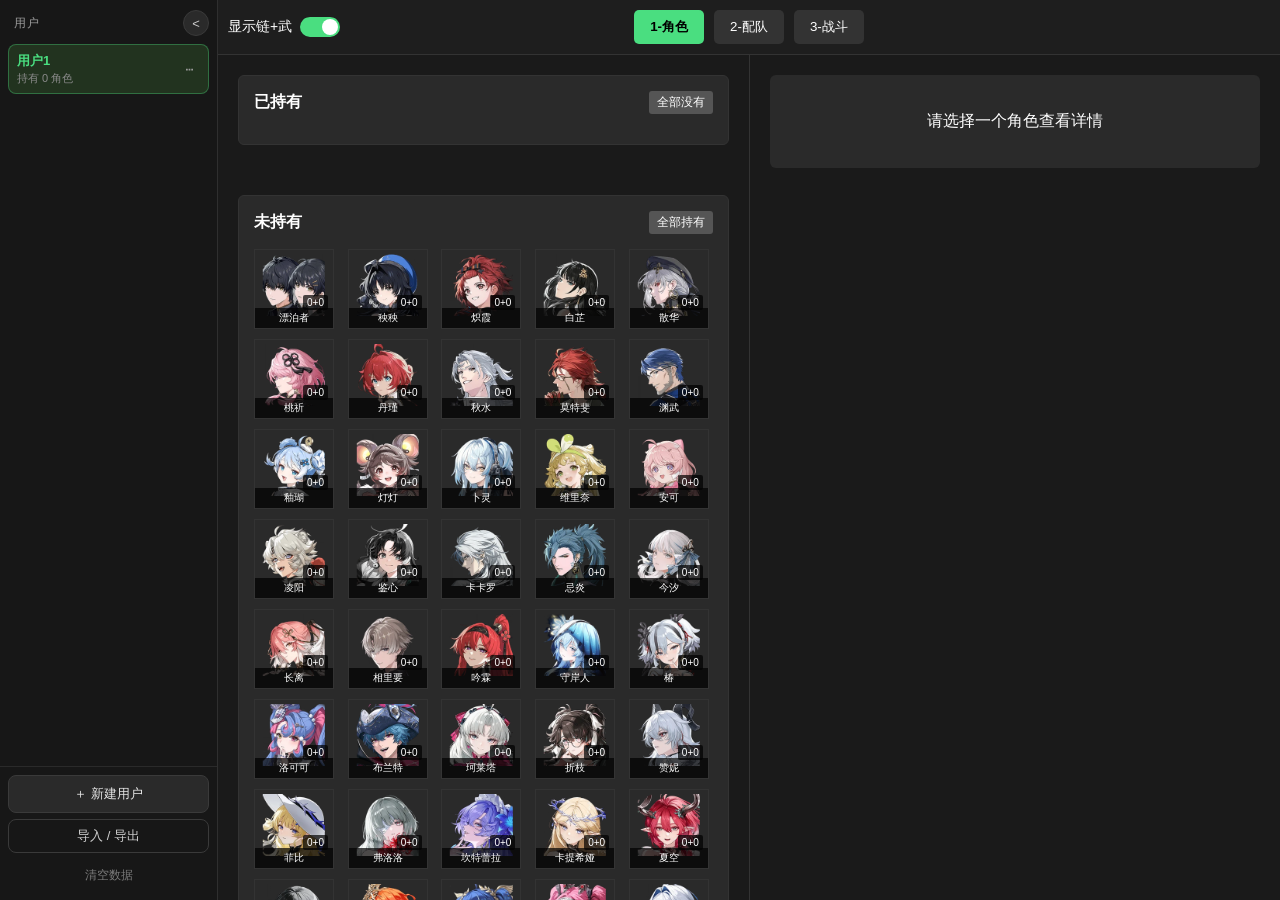
<file: index.html>
<!DOCTYPE html>
<html lang="zh-CN">
<head>
    <meta charset="UTF-8">
    <meta name="viewport" content="width=device-width, initial-scale=1.0">
    <title>鸣潮矩阵编队</title>
    <meta name="description" content="鸣潮矩阵编队模拟：角色持有、共鸣链、专武、配队与多轮 BOSS 伤害分配，支持分享码导入导出。">
    <meta name="theme-color" content="#121212">
    <link rel="stylesheet" href="styles.css">
</head>
<body>
    <!-- 左侧用户栏：固定定位，不参与 body 的纵向 flex；主区靠 body 的 padding-left 让位（见 styles.css）。
         收起时整块 display:none，body 内边距归零，主区自动占满宽度。 -->
    <aside id="userSidebar" class="us-bar">
        <div class="us-head">
            <span class="us-title">用户</span>
            <button id="sidebarToggle" class="us-icon-btn" title="收起用户栏" aria-label="收起用户栏">&lt;</button>
        </div>
        <div id="userList" class="us-list"></div>
        <div class="us-foot">
            <button id="addUserBtn" class="us-add">＋ 新建用户</button>
            <!-- 「导入 / 导出」是一个入口，不是两个按钮：具体做什么（备份还是还原）在窗口里讲，
                 那里有横向空间把「导的是什么、还原会动什么」写清楚。侧栏只留一枚不多想的按钮。
                 注意它和用户行 ⋯ 里的「导入 / 导出」不是一回事：那边是单人分享码（只有角色库），
                 这边是本机全部用户的 json 备份。 -->
            <button id="backupBtn" class="us-backup">导入 / 导出</button>
            <!-- 清空数据是破坏性操作，收在侧栏底部当次要按钮：不与「新建用户」争视觉重量，悬浮才转为红色告警 -->
            <button id="clearBtn" class="us-clear">清空数据</button>
        </div>
    </aside>
    <!-- 文件选择器藏起来：由备份窗口里的「导入 / 还原」触发，用户看不到原生 input 的丑陋外观 -->
    <input id="fileInput" type="file" accept=".json,application/json" hidden>
    <div id="sidebarBackdrop" class="us-backdrop"></div>

    <nav>
        <div class="nav-left">
            <!-- 侧栏收起后出现在左上角；展开时隐藏（见 styles.css） -->
            <button id="sidebarExpand" title="展开用户栏" aria-label="展开用户栏">&gt;</button>
            <div class="toggle-container">
                <label class="toggle-label">显示链+武</label>
                <label class="toggle-switch">
                    <input type="checkbox" id="attrToggle" checked>
                    <span class="toggle-slider"></span>
                </label>
            </div>
        </div>
        <div class="nav-center">
            <button id="roleBtn">1-角色</button>
            <button id="teamBtn">2-配队</button>
            <button id="bossBtn">3-战斗</button>
        </div>
        <div class="nav-right">
            <!-- 这一格现在没有按钮了，但必须留着：导航栏是 1fr auto 1fr，
                 右格一旦不存在，中间三枚页签就会跟着挪位、不再相对视口居中 -->
        </div>
    </nav>
    <div id="rolePage" class="page">
        <div class="left-panel">
            <div id="roleList" class="role-list"></div>
            <div id="leftStatusBar" class="left-status-bar">
                <span class="left-status-label">分享码：</span>
                <span class="left-status-code" id="leftStatusCode"></span>
                <button class="copy-btn" data-copy="leftStatusCode">复制</button>
                <button class="copy-btn" id="leftStatusImport">导入</button>
            </div>
        </div>
        <div class="right-panel">
            <div id="roleDetail" class="role-detail">
                <p>请选择一个角色查看详情</p>
            </div>
        </div>
    </div>
    <div id="teamPage" class="page hidden">
        <div class="left-panel">
            <div class="role-list-container">
                <div id="teamRoleList" class="role-list"></div>
            </div>
        </div>
        <div class="right-panel">
            <div id="teamSection" class="team-section">
                <!-- 队伍将在这里动态生成 -->
            </div>
            <div class="team-footer">
            </div>
        </div>
    </div>
    <div id="bossPage" class="page hidden">
        <div class="left-panel">
            <div id="bossTeamList" class="boss-team-list"></div>
        </div>
        <div class="right-panel">
            <div class="boss-topbar">
                <!-- 竖屏时这里顶替底部的「新一轮」（见 styles.css），桌面端隐藏 -->
                <button class="add-round-btn add-round-btn-top">新一轮</button>
                <span class="total-score" id="totalScore">总分数：0</span>
                <div class="toggle-container">
                    <label class="toggle-label">显示分数</label>
                    <label class="toggle-switch">
                        <input type="checkbox" id="scoreToggle" checked>
                        <span class="toggle-slider"></span>
                    </label>
                </div>
            </div>
            <div id="bossHeaderRow" class="boss-header-row"></div>
            <div id="bossTracks" class="boss-tracks"></div>
            <div class="boss-footer">
                <button id="addRoundBtn" class="add-round-btn">新一轮</button>
            </div>
        </div>
    </div>

    <!-- 用户行的「⋯」二级菜单：整个页面共用一个，按需填充并定位 -->
    <div id="userMenu" class="us-menu hidden"></div>

    <!-- 导出小窗：两条通道分开写，各自说清「含什么」。
         原来是一段「包含 / 不含」的清单，用户得自己判断哪条属于哪边 ——
         分享码轻（只有角色库，发给人同步状态），文件全（含配队，可再导入） -->
    <div id="exportModal" class="overlay">
        <div class="modal small-modal">
            <div class="modal-title">
                <span>导出</span>
                <button class="close-x" data-close>×</button>
            </div>
            <div class="modal-body">
                <div class="export-sec">
                    <div class="export-sec-title">分享码</div>
                    <div class="backup-note">只含角色库：持有 / 共鸣链 / 专武，不含配队与精炼。</div>
                    <div class="code-row"><span class="code-label">分享码：</span><span class="code-value" id="exportCodeLine"></span><button class="copy-btn" data-copy="exportCodeLine">复制</button></div>
                    <div class="code-row"><span class="code-label">链接：</span><span class="code-value" id="exportUrlLine"></span><button class="copy-btn" data-copy="exportUrlLine">复制</button></div>
                </div>
                <div class="export-sec">
                    <div class="export-sec-title">文件</div>
                    <div class="backup-note">含这个用户的全部数据：角色库、配队、额外疲劳、页面 3 排布。<br>存成 json，可在「导入 / 导出」里再导入。</div>
                    <button class="modal-btn btn-primary export-file-btn" id="exportUserFile">导出为文件</button>
                </div>
            </div>
        </div>
    </div>

    <!-- 导入小窗 -->
    <div id="importModal" class="overlay">
        <div class="modal small-modal">
            <div class="modal-title">
                <span>导入</span>
                <button class="close-x" data-close>×</button>
            </div>
            <div class="modal-body">
                <div class="msg hint">包含：角色有无、共鸣链数、专武有无<br>不含：专武精炼、编队方案</div>
                <input id="importInput" class="import-input" placeholder="输入分享码，或含分享码的完整链接">
                <div class="modal-btn-row">
                    <button class="modal-btn btn-primary" id="importOk">确定</button>
                </div>
                <div id="importMsg" class="msg"></div>
            </div>
        </div>
    </div>

    <!-- 删除确认 -->
    <div id="deleteModal" class="overlay">
        <div class="modal small-modal">
            <div class="modal-title"><span>删除用户</span></div>
            <div class="modal-body">
                <div class="msg">确定要删除用户“<span id="deleteName"></span>”吗？此操作不可恢复。</div>
                <div class="modal-btn-row">
                    <button class="modal-btn btn-danger" id="deleteOk">删除</button>
                    <button class="modal-btn btn-ghost" data-close>取消</button>
                </div>
            </div>
        </div>
    </div>

    <!-- 清空数据确认 -->
    <div id="clearModal" class="overlay">
        <div class="modal small-modal">
            <div class="modal-title"><span>清空数据</span></div>
            <div class="modal-body">
                <div class="msg">确定要清空<b>所有用户</b>的数据吗？此操作将清除全部用户及其角色、队伍数据，且<strong>无法恢复</strong>。</div>
                <div class="modal-btn-row">
                    <button class="modal-btn btn-danger" id="clearOk">清空</button>
                    <button class="modal-btn btn-ghost" data-close>取消</button>
                </div>
            </div>
        </div>
    </div>

    <!-- 导入 / 导出：一个窗口装两件事，两屏切换。
         第一屏先把「这份文件里装的是什么」讲清楚（侧栏那 218px 讲不了），点导入后才切到第二屏
         确认合并 / 覆盖。用同窗切换而不是再弹一层窗 —— 两层遮罩叠在一起会糊成一片黑，
         而且第二屏的「返回」要能退回第一屏，叠窗做不到这件事。 -->
    <div id="backupModal" class="overlay">
        <div class="modal small-modal">
            <div class="modal-title">
                <span id="backupTitle">导入 / 导出</span>
                <button class="close-x" data-close>×</button>
            </div>
            <div class="modal-body">
                <!-- 第一屏：选择做什么 -->
                <div id="backupHome" class="backup-pane">
                    <div class="backup-note" id="backupHomeInfo"></div>
                    <div class="backup-note">
                        <b>导出 / 备份</b>：把本机<b>全部用户</b>存成一个 json 文件，含角色、共鸣链、专武、配队与页面 3 的排布。
                        <br>
                        <b>导入 / 还原</b>：读回这种文件。可以<b>合并</b>到现有用户后面，也可以<b>覆盖</b>——覆盖会先清空现有全部用户。
                        <br>
                        <span class="backup-fine">用户行 <b>⋯</b> 的「导出」里另有分享码（单人、只有角色库）和单人文件（格式相同，导入时只会新增一位）。</span>
                    </div>
                    <div class="backup-actions">
                        <button class="modal-btn btn-primary" id="fileExportBtn">导出/备份</button>
                        <button class="modal-btn btn-ghost" id="fileImportBtn">导入/还原</button>
                    </div>
                    <div class="modal-btn-row">
                        <button class="modal-btn btn-ghost" data-close>取消</button>
                    </div>
                </div>
                <!-- 第二屏：文件已选好，确认怎么处理。
                     单人文件（用户行 ⋯ → 导出为文件）只给「导入」，不给覆盖：
                     拿一份单人文件去覆盖全库，等于把其他用户全删了，没有任何正当用法 -->
                <div id="backupConfirm" class="backup-pane" hidden>
                    <div class="backup-note" id="fileImportInfo"></div>
                    <div class="backup-note" id="backupOneNote" hidden>
                        这是<b>单个用户</b>的文件：只会往列表里新增一位，现有用户不受影响。
                    </div>
                    <div class="backup-note" id="backupAllNote">
                        <b>合并</b>：保留现有用户，把文件里的用户追加到列表末尾（重名自动加序号）。<br>
                        <b>覆盖</b>：先清空现有<b>全部用户</b>，再按文件还原。<strong>不可撤销</strong>。
                    </div>
                    <div class="modal-btn-row">
                        <button class="modal-btn btn-primary" id="fileImportMerge">合并导入</button>
                        <button class="modal-btn btn-danger" id="fileImportReplace">覆盖导入</button>
                    </div>
                    <div class="modal-btn-row">
                        <!-- 返回第一屏（不是关窗）：选了文件又反悔时，退回上一步重新挑 -->
                        <button class="modal-btn btn-ghost" id="backupBack">返回</button>
                    </div>
                </div>
            </div>
        </div>
    </div>

    <!-- 「全部没有」确认 -->
    <div id="clearOwnedModal" class="overlay">
        <div class="modal small-modal">
            <div class="modal-title"><span>清空持有状态</span></div>
            <div class="modal-body">
                <div class="msg">确定要把<b>全部角色</b>标记为未持有吗？<br>所有队伍槽位会同时清空。<br>此操作<strong>不可撤销</strong>。</div>
                <div class="modal-btn-row">
                    <button class="modal-btn btn-danger" id="clearOwnedOk">全部没有</button>
                    <button class="modal-btn btn-ghost" data-close>取消</button>
                </div>
            </div>
        </div>
    </div>

    <script src="characters.js"></script>
    <!-- 经典脚本，按依赖顺序加载：core 提供基础设施，其余按层次向后引用。
         不用 ES module：内联 onclick 需要全局函数，且 file:// 直接打开也能跑。 -->
    <script src="js/core.js"></script>
    <script src="js/sharecode.js"></script>
    <script src="js/store.js"></script>
    <script src="js/boss-model.js"></script>
    <script src="js/layout.js"></script>
    <script src="js/drag.js"></script>
    <script src="js/page-role.js"></script>
    <script src="js/page-team.js"></script>
    <script src="js/page-boss.js"></script>
    <script src="js/app.js"></script>
</body>
</html>
</file>
<file: styles.css>
/* 统一盒模型：宽高含边框与内边距，避免 100% 宽 + 边框 超出屏幕 */
*,
*::before,
*::after {
  box-sizing: border-box;
}

/* 声明白色为深色主题：阻止移动端浏览器的自动深色模式对背景反相，从而避免产生高对比边框 */
html {
  color-scheme: dark;
}

/* 「卡片」圆角全站唯一来源：页面1 左右面板的卡片、页面2 的队伍块、页面3 的队伍块/轨道都用它。
   曾经是「左卡 5px / 右卡 10px / 队伍块 5px / 页面3 6px」四个值并存：
   同一屏左右不对称，切页时圆角还会突变。取 6px 是因为页面3 的队伍块与轨道本来就是这个值，
   统一后三页的队伍块圆角完全一致；要整体调软/调硬，只改这一处。 */
:root {
  --radius-card: 6px;
}

/* 固定页面高度，禁止整体滚动：仅内部面板（如编队区域）可上下滚动 */
html,
body {
  height: 100%;
  overflow: hidden;
}

body {
  font-family: Arial, sans-serif;
  margin: 0;
  padding: 0;
  display: flex;
  flex-direction: column;
  background-color: #121212;
  color: #fff;
  user-select: none;
}

/* 左侧用户栏是固定定位（不参与 body 的纵向 flex），主区靠这里让位。
   收起时该内边距归零，nav 与三个页面自动占满整幅宽度。 */
body { padding-left: var(--us-w, 218px); }
body.us-collapsed { padding-left: 0; }

/* 防止元素获得焦点时显示光标 */
.role-item, .team-role-item, .slot, .name-overlay, .attr, .role-detail, .team-label, .team-header, .attr-btn, .status-btn, .drop-zone {
  pointer-events: auto;
  -webkit-user-select: none;
  -moz-user-select: none;
  -ms-user-select: none;
  user-select: none;
  outline: none;
}

/* 禁用默认的焦点行为 */
.role-item:focus, .team-role-item:focus, .slot:focus, .name-overlay:focus, .attr:focus, .role-detail:focus, .team-label:focus, .team-header:focus, .attr-btn:focus, .status-btn:focus, .drop-zone:focus {
  outline: none;
  box-shadow: none;
}
nav {
  display: grid;
  grid-template-columns: 1fr auto 1fr;
  align-items: center;
  padding: 10px;
  background-color: #1e1e1e;
  border-bottom: 1px solid #333;
}
.nav-left { display: flex; align-items: center; justify-content: flex-start; }
.nav-center { display: flex; align-items: center; justify-content: center; }
.nav-right { display: flex; align-items: center; justify-content: flex-end; }
nav button {
  margin-right: 10px;
  padding: 8px 16px;
  cursor: pointer;
  background-color: #333;
  color: #fff;
  border: none;
  border-radius: 5px;
}
.nav-right button:last-child { margin-right: 0; }
.nav-center button:last-child { margin-right: 0; }
nav button:hover {
  background-color: #555;
}
nav button.active {
  background-color: #4ade80;
  color: #000;
  font-weight: 600;
}
/* 窄屏（≤600px）：导航栏是最挤的一行，三处一起收紧才够用——
   1) 列宽从 1fr/1fr 改成「左自然 / 中间吸收余量 / 右自然」：左侧多了「展开用户栏」那枚圆形按钮后，
      等分会把左栏挤到折行。
   2) 「显示链+武」的文字与开关改成上下排布。它是左栏里最宽的一块：开关只有 40px 宽、文字有 5 个字，
      并排时宽度是「文字 + 开关」，叠起来就只剩文字宽，直接省出约 40px。
      只作用于 nav 里的那一个，页面3 顶栏的「显示分数」不动。
   3) 页签缩小字号与内边距并禁止折行 —— 否则会被压成「1-/角色」两行，这是窄屏最显眼的难看点。
   注意本块必须排在 `nav button` 基础规则之后：同优先级下后者会覆盖这里。 */
@media (max-width: 600px) {
  /* 「清空数据」挪进侧栏后，导航栏右格是空的。留着它当 auto 列会把页签挤到左边，
     所以窄屏直接隐藏这一格，让 nav-center 独占 1fr 并靠自身的 justify-content 居中 */
  nav { grid-template-columns: auto 1fr auto; padding: 8px; }
  nav .nav-right { display: none; }
  nav button { padding: 6px 10px; font-size: 13px; margin-right: 8px; white-space: nowrap; }
  .nav-left .toggle-container { flex-direction: column; align-items: center; gap: 3px; }
  .nav-left .toggle-label { margin-right: 0; font-size: 12px; line-height: 1.1; white-space: nowrap; }
}
.toggle-container {
  display: flex;
  align-items: center;
}
.toggle-label {
  color: #fff;
  margin-right: 8px;
  font-size: 14px;
}
.toggle-switch {
  position: relative;
  display: inline-block;
  width: 40px;
  height: 20px;
}
.toggle-switch input {
  opacity: 0;
  width: 0;
  height: 0;
}
.toggle-slider {
  position: absolute;
  cursor: pointer;
  top: 0;
  left: 0;
  right: 0;
  bottom: 0;
  background-color: #555;
  transition: .4s;
  border-radius: 20px;
}
.toggle-slider:before {
  position: absolute;
  content: "";
  height: 16px;
  width: 16px;
  left: 2px;
  top: 50%;
  transform: translateY(-50%);
  background-color: white;
  transition: .4s;
  border-radius: 50%;
}
input:checked + .toggle-slider {
  background-color: #4ade80;
}
input:checked + .toggle-slider:before {
  transform: translateX(20px) translateY(-50%);
}
.page {
  display: flex;
  flex: 1;
  overflow: hidden;
}
.hidden { display: none; }
.left-panel { flex: 1; min-width: 300px; padding: 20px; border-right: 1px solid #333; background:#1a1a1a; overflow-y: auto; }
.left-panel::-webkit-scrollbar { display: none; }
.left-panel { -ms-overflow-style: none; scrollbar-width: none; }
.role-list-container {
  border: 1px solid #333;
  border-radius: var(--radius-card);
  padding: 10px;
  background: #2a2a2a;
  margin-bottom: 0;
  box-sizing: border-box;
}

/* 角色页左侧面板：状态码条随角色池一起纵向滚动，滚动到底部可见 */
.left-status-bar {
  display: flex;
  align-items: center;
  gap: 8px;
  border-top: 1px solid #333;
  padding: 10px 0 0;
  margin-top: 12px;
}
.left-status-label {
  flex-shrink: 0;
  font-size: 13px;
  color: #888;
  white-space: nowrap;
}
.left-status-code {
  flex: 1 1 auto;
  min-width: 0;
  word-break: break-all;
  background: #121212;
  border: 1px solid #333;
  border-radius: 6px;
  padding: 6px 8px;
  font-size: 12px;
  color: #ddd;
  user-select: text;
}
.left-status-bar .copy-btn { width: 48px; }

#roleList {
  margin-bottom: 0;
}

.right-panel { position: relative; flex: 1; min-width: 300px; padding: 20px; background:#1a1a1a; overflow-y: auto; display: flex; flex-direction: column; }
.right-panel::-webkit-scrollbar { display: none; }
.right-panel { -ms-overflow-style: none; scrollbar-width: none; }

#teamSection {
  box-sizing: border-box;
}
.role-list { display: flex; flex-direction: column; gap: 20px; }

.role-section .role-list, #teamRoleList { display: grid; grid-template-columns: repeat(auto-fill, minmax(80px, 1fr)); gap: 10px; }
.role-section {
  margin-bottom: 30px;
  border: 1px solid #333;
  border-radius: var(--radius-card);
  padding: 15px;
  background: #2a2a2a;
}

.section-header {
  display: flex;
  justify-content: space-between;
  align-items: center;
  margin-bottom: 15px;
}

.section-header h3 {
  margin: 0;
  color: #fff;
  font-size: 16px;
  font-weight: 600;
}

.section-btn {
  padding: 3px 8px;
  font-size: 12px;
  background: #555;
  color: #fff;
  border: none;
  border-radius: 3px;
  cursor: pointer;
}

.section-btn:hover {
  background: #777;
}

.role-item, .team-role-item { position: relative; width: 80px; height: 80px; border: 1px solid #333; display: flex; align-items: center; justify-content: center; cursor: pointer; background:#2a2a2a; }

.status-btn {
  border: none;
  padding: 0;
  line-height: 1;
  -webkit-appearance: none;
  appearance: none;
  position: absolute;
  top: -8px;
  right: -8px;
  width: 20px;
  height: 20px;
  background: #4ade80;
  color: white;
  border-radius: 50%;
  display: flex;
  align-items: center;
  justify-content: center;
  font-size: 16px;
  font-weight: bold;
  cursor: pointer;
  opacity: 0;
  transition: opacity 0.3s ease;
  z-index: 100;
}

.status-btn.remove {
  background: #dc2626;
}

.status-btn.remove:hover {
  background: #b91c1c;
}

.role-item:hover .status-btn {
  opacity: 1;
}

.role-item:hover .status-btn:not(.remove):hover {
  background: #22c55e;
}

.role-item:hover .status-btn.remove:hover {
  background: #b91c1c;
}

.attr-group {
  margin-bottom: 20px;
  display: flex;
  align-items: center;
  gap: 15px;
}

.attr-group label {
  color: #fff;
  font-weight: 600;
  min-width: 100px;
  text-align: right;
}

#extraUseCheckbox {
  width: 20px;
  height: 20px;
  accent-color: #4ade80;
  cursor: pointer;
}

.attr-buttons {
  display: flex;
  gap: 5px;
  flex-wrap: wrap;
  flex: 1;
}

.attr-btn {
  width: 40px;
  height: 40px;
  background: #333;
  color: #fff;
  border: 1px solid #555;
  border-radius: 5px;
  display: flex;
  align-items: center;
  justify-content: center;
  cursor: pointer;
  transition: all 0.3s ease;
}

.attr-btn:hover {
  background: #555;
}

.attr-btn.active {
  background: #4ade80;
  border-color: #4ade80;
  color: #000;
}
.role-item img, .team-role-item img { max-width: 90%; max-height: 80%; position:absolute; top:5%; left:50%; transform:translateX(-50%); }
.name-overlay { position:absolute; bottom:0; left:0; right:0; background:rgba(0,0,0,.7); color:#fff; text-align:center; padding:3px 2px; font-size:10px; white-space:nowrap; overflow:hidden; text-overflow:ellipsis; z-index:5; }
.attr { position:absolute; bottom:18px; right:5px; background:rgba(0,0,0,.7); color:#fff; padding:2px 4px; font-size:10px; border-radius:2px; user-select: none; pointer-events: none; }
.uses { position:absolute; top:5px; right:5px; min-width:18px; text-align:center; padding:2px 4px; font-size:12px; border-radius:4px; }
.uses.green { background:#16a34a; }
.uses.red { background:#dc2626; }
.uses.yellow { background:#eab308; }
.team-role-item.not-available { opacity:.4; cursor:not-allowed; }
.role-detail { text-align:center; background:#2a2a2a; padding:20px; border-radius:var(--radius-card); }
.role-detail img { width:150px; height:150px; margin-bottom:20px; }
/* 顶部不加内边距：左面板的角色卡片是「面板 padding 20px」直接贴上去的（.role-list-container 外框顶边 = 20），
   这里若再留 10px，队伍块顶边就比左边的卡片低一截，两栏上缘对不齐（用户指出的问题）。
   面板自身的 20px 已经给了足够留白。 */
/* overflow 用 visible 而不是 hidden：删队伍的 × 是探出块外的（现在在右下角，
   向下探 8px），首行贴着面板上缘、末行贴着下缘时都不该被裁。纵向放不下时
   JS 会切到 team-scroll 模式，那条规则自己会把 overflow 改回 auto/hidden，
   所以这里不需要再用 hidden 兜住内容。 */
.team-section { position:relative; display:grid; grid-template-columns:minmax(0,1fr) minmax(0,1fr); grid-auto-flow:column; gap:10px 20px; padding:0; flex:1 1 0%; min-height:0; overflow:visible; align-content:start; }
/* 不换行写在 .team-row / .team-slots 的基础规则里（而不是只在 .team-section 内）：
   拖动时克隆出来的幽灵挂在 body 下，不在 .team-section 子树里，靠作用域限定的规则
   它收不到 —— 槽位一旦换行就会掉到固定高度的块外。 */
.team-section .team-row { min-width:0; min-height:0; }
/* 队伍过多、两列都放不下可读尺寸时（JS 判定）：保住最小行高，纵向滚动而非压缩。
   上下各垫 8px：滚动容器会裁掉超出内容盒的部分，而删队伍的 × 是向块顶外探 8px 的，
   首行没有这段留白就会被切掉半个圆；底部 8px 是给「块更靠下、最后一行贴容器底」时
   对称留的余量（layout.js 会把这些 padding 从可用高度里扣掉，行高预算不会算多）。 */
.team-section.team-scroll { overflow-y: auto; overflow-x: hidden; padding: 8px 0; }
/* 右侧内边距 26px：这块留白是给右上角「删队伍」的 × 用的 —— 它要往外挪出块边界，
   而第三个槽位的 × 是向右探出槽位的，两者必须在横向上拉开（纵向都在块顶那一带，
   靠上下错开做不到：块顶到头像顶只有 11.5px）。26px 让第三个头像离块右缘 ~23px，
   两个 × 圆心横向隔 ~27px、圆间净空 ~7px，才不像一根竖线串下来的。
   注意：这个值同时对应 layout.js 的 TL_FIXED_W = 132，**改一个必须改另一个**，
   否则头像位按旧预算算宽，槽位会溢出到这块留白上。 */
.team-row { position:relative; display:flex; align-items:center; gap:10px; background:#2a2a2a; padding:var(--row-pad-v,10px) 26px var(--row-pad-v,10px) 8px; border-radius:var(--radius-card); min-height:60px; transition:transform .2s,opacity .2s; flex-wrap: nowrap; }

/* 底部工具行：容纳“添加队伍”按钮 */
.team-footer { position:relative; display:flex; justify-content:center; align-items:center; flex-shrink:0; margin-top:10px; }
.team-footer .add-team-btn { flex:0 0 auto; margin:0; width:auto; }

.team-row.dragging { opacity:.8; transform:translateY(-10px); box-shadow:0 4px 8px rgba(0,0,0,.3); }
.team-header { display: flex; align-items: center; flex-shrink: 0; margin-right: 8px; }
.team-handle { cursor:move; font-size:calc(20px * var(--row-ui-scale, 1)); color:#fff; flex-shrink:0; margin-right:calc(10px * var(--row-ui-scale, 1)); touch-action:none; }
.team-label { font-size:calc(14px * var(--row-ui-scale, 1)); font-weight:600; z-index:10; flex-shrink:0; min-width:calc(44px * var(--row-ui-scale, 1)); white-space:nowrap; }
.team-slots { display:flex; gap:8px; flex:1 1 auto; min-width:0; align-items:center; justify-content:center; flex-wrap: nowrap; }
.slot { flex:0 0 auto; width: var(--slot-size, 50px); height: var(--slot-size, 50px); border:2px dashed #555; box-sizing:border-box; display:flex; align-items:center; justify-content:center; position:relative; background:#333; border-radius:5px; }
.slot img { max-width:100%; max-height:100%; }
.slot .attr { position:absolute; bottom:0; right:0; background:rgba(0,0,0,.7); color:#fff; padding:1px 3px; font-size:8px; border-radius:2px; }

/* 页面2 队伍块拖动：幽灵为整行克隆（绿色实线描边来自 .drag-ghost），保持内容左对齐、保留属性标签 */
.team-row.drag-ghost { justify-content: flex-start; }
.team-row.drag-ghost .attr { display: block !important; }
.drag-ghost .delete-team-btn { display: none !important; }
/* 页面2 队伍块拖动的目标落位：空白块 + 绿色虚线描边
   作为网格项参与列优先排布，插入后实时把其它队伍挤开（预览调序结果） */
.team-row-placeholder {
  box-sizing: border-box;
  border: 2px dashed #4ade80;
  border-radius: 5px;
  background: rgba(74, 222, 128, 0.08);
  pointer-events: none;
}

/* 角色槽位的 ×：贴在头像右上角、整体探出槽位 8px（一半骑在头像角上）。
   这里能回到「半探出」，是因为「删队伍」的 × 已经从块右上角挪到右下角了 ——
   两者不再争同一片角，槽位 × 向外探也不会被队名/头像挤成一条线。 */
.delete-btn {
  border: none;
  padding: 0;
  line-height: 1;
  -webkit-appearance: none;
  appearance: none;
  position: absolute;
  top: -8px;
  right: -8px;
  width: 20px;
  height: 20px;
  background: #dc2626;
  color: white;
  border-radius: 50%;
  display: flex;
  align-items: center;
  justify-content: center;
  font-size: 16px;
  font-weight: bold;
  cursor: pointer;
  opacity: 0;
  transition: opacity 0.3s ease;
  z-index: 10;
}

.slot:hover .delete-btn {
  opacity: 1;
}

/* 「删队伍」的 ×：贴在队伍块右上角，并**向外探出块右缘 12px**。
   和第三个槽位的 × 同处块顶那一带（纵向错不开，块顶到头像顶只有 11.5px），
   只能靠横向拉开：靠 .team-row 的 26px 右内边距把第三个头像往里让，再加上这
   12px 外移，两个圆心横向隔约 27px、圆间净空约 7px，不再是一根竖线。
   外移 12px 仍在 `.right-panel` 的 20px 内边距 / 两列之间 20px 列距之内，
   竖屏的 overflow-x:hidden 也裁不到。 */
.delete-team-btn {
  border: none;
  padding: 0;
  line-height: 1;
  -webkit-appearance: none;
  appearance: none;
  position: absolute;
  top: -8px;
  right: -12px;
  width: 20px;
  height: 20px;
  background: #dc2626;
  color: white;
  border-radius: 50%;
  display: flex;
  align-items: center;
  justify-content: center;
  font-size: 16px;
  font-weight: bold;
  cursor: pointer;
  opacity: 0;
  transition: opacity 0.3s ease;
  z-index: 10;
}

.team-row:hover .delete-team-btn {
  opacity: 1;
}

.add-team-btn {
  margin-top: 15px;
  padding: 10px;
  background: #4ade80;
  color: #000;
  border: none;
  border-radius: 5px;
  cursor: pointer;
  font-weight: 600;
  width: 100%;
  text-align: center;
  transition: background 0.3s ease;
}

.add-team-btn:hover {
  background: #22c55e;
}

/* 响应式设计：竖屏（手机/平板竖放）→ 面板上下堆叠 + 队伍单列排布 */
@media screen and (orientation: portrait) {
  .page {
    flex-direction: column;
  }
  
  .left-panel,
  .right-panel {
    width: 100%;
    border-right: none;
    border-bottom: 1px solid #333;
    flex: none;
    overflow-y: auto;
  }
  
  .left-panel {
    max-height: 40vh;
  }
  
  .right-panel {
    flex: 1;
  }

  /* 竖屏：队伍固定行高、不做一屏缩放，超出部分随右面板上下滚动。
     上下 8px 同样是给向块顶探出的「删队伍 ×」留空间，理由见 .team-scroll。 */
  .team-section {
    overflow-y: auto;
    overflow-x: hidden;
    padding: 8px 0;
  }
  .team-section .team-row {
    flex-wrap: nowrap;
  }
  .team-section .team-slots {
    flex-wrap: nowrap;
  }
}

/* 移动端（竖屏且较窄）：压缩角色详情，使右面板内容尽量在半屏内完整显示、减少滚动 */
@media screen and (orientation: portrait) and (max-width: 768px) {
  .role-detail {
    padding: 10px;
  }
  .role-detail img {
    width: 64px;
    height: 64px;
    margin-bottom: 6px;
  }
  .role-detail h3 {
    margin: 0 0 8px;
    font-size: 16px;
  }
  .attr-group {
    margin-bottom: 8px;
    gap: 8px;
    justify-content: center;
  }
  .attr-group label {
    min-width: 60px;
    font-size: 13px;
  }
  .attr-buttons {
    gap: 4px;
  }
  .attr-btn {
    width: 30px;
    height: 30px;
    font-size: 13px;
  }
  #extraUseCheckbox {
    width: 18px;
    height: 18px;
  }
}

/* ===== 方案A：Pointer 拖拽样式 ===== */
body.pointer-dragging {
  user-select: none;
  -webkit-user-select: none;
}
.drag-sourcing {
  opacity: 0.4;
}
.drag-ghost {
  position: fixed;
  pointer-events: none;
  z-index: 9999;
  opacity: 0.85;
  border: 2px solid #4ade80;
  box-shadow: 0 8px 24px rgba(0, 0, 0, .5);
  display: flex;
  align-items: center;
  justify-content: center;
}
.drag-ghost .delete-btn,
.drag-ghost .status-btn,
.drag-ghost .uses,
.drag-ghost .attr,
.drag-ghost .name-overlay {
  display: none !important;
}
.slot.drag-target {
  border-color: #4ade80;
  background: rgba(74, 222, 128, 0.25);
  box-shadow: inset 0 0 0 2px #4ade80;
}
/* 方案A：禁止 img 的原生拖拽，并让头像不拦截指针事件（否则会抢占 pointer 拖拽） */
.role-item img,
.team-role-item img,
.slot img {
  -webkit-user-drag: none;
  pointer-events: none;
  user-select: none;
}

/* 触屏 + 深色模式下弱化角色头像边框，避免边框在移动端过于明显 */
@media (prefers-color-scheme: dark) and (pointer: coarse) {
  .role-item, .team-role-item {
    border-color: rgba(255, 255, 255, 0.07);
  }
}

@media screen and (max-width: 480px) {
  .role-list {
    grid-template-columns: repeat(auto-fill, minmax(60px, 1fr));
  }

  .role-item, .team-role-item {
    width: 60px;
    height: 60px;
  }
}

/* ================= 用户侧栏 & 模态窗 ================= */
/* 侧栏宽度：同时决定 body 的让位内边距与侧栏自身宽度，改一处即可 */
:root { --us-w: 218px; }

.us-bar {
  position: fixed;
  left: 0;
  top: 0;
  bottom: 0;
  z-index: 60;
  width: var(--us-w);
  display: flex;
  flex-direction: column;
  background: #171717;
  border-right: 1px solid #2f2f2f;
}
/* 收起 = 整块移除：比 width:0 干净（内部不需要处理溢出），也让主区宽度直接回到满幅 */
body.us-collapsed .us-bar { display: none; }

.us-head {
  flex: 0 0 auto;
  display: flex;
  align-items: center;
  justify-content: space-between;
  padding: 10px 8px 6px 14px;
}
.us-title {
  font-size: 12px;
  letter-spacing: .08em;
  color: #9a9a9a;
}
/* 侧栏开关：收起（侧栏头部）与展开（导航栏最左）是同一个控件的两个朝向，
   所以外观共用一套——圆形底盘 + 1px 描边，悬浮时整体提亮。
   拆成两条规则只因为 display 不同：收起按钮恒显示，展开按钮只在侧栏收起后出现。 */
.us-icon-btn,
#sidebarExpand {
  width: 26px;
  height: 26px;
  padding: 0;
  align-items: center;
  justify-content: center;
  background: #2a2a2a;
  border: 1px solid #3a3a3a;
  border-radius: 50%;
  color: #cfcfcf;
  font-size: 13px;
  line-height: 1;
  cursor: pointer;
}
.us-icon-btn { display: flex; }
.us-icon-btn:hover,
#sidebarExpand:hover { background: #3a3a3a; border-color: #4a4a4a; color: #fff; }

.us-list {
  flex: 1 1 auto;
  min-height: 0;
  overflow-y: auto;
  padding: 2px 8px 8px;
  display: flex;
  flex-direction: column;
  gap: 2px;
}
.us-list::-webkit-scrollbar { width: 6px; }
.us-list::-webkit-scrollbar-thumb { background: #3a3a3a; border-radius: 3px; }

/* 一行一个用户：第一行名字、第二行摘要，「⋯」跨两行垂直居中 */
.us-row {
  position: relative;
  display: grid;
  grid-template-columns: minmax(0, 1fr) auto;
  gap: 1px 6px;
  padding: 7px 8px;
  border: 1px solid transparent;
  border-radius: 8px;
  cursor: pointer;
  /* 行内没有需要选中的文本（改名是输入框，单独放开），禁掉更省心：
     否则按住拖动时浏览器会顺手把名字抹成蓝色选区 */
  user-select: none;
  -webkit-user-select: none;
}
.us-row:hover { background: #232323; }
.us-row.active { background: #22331f; border-color: rgba(74, 222, 128, .35); }

/* 拖动排序：整体沿用页面2 队伍块的表现 —— 幽灵 + 虚线占位。
   幽灵是 `.drag-ghost`（fixed 定位、绿色实线、投影），但 `.us-row` 自身的
   position/border 规则写在 `.drag-ghost` 之后，会盖掉基础样式，所以这里补一条。 */
.us-row.drag-ghost {
  position: fixed;
  display: grid;
  align-items: stretch;
  /* 幽灵要不透明才显得「浮起来」：.us-row 平时没有底色（只有 hover 给），
     透明的话会把下面的行和虚线占位透出来、糊成一片 */
  background: #2a2a2a;
  border: 2px solid #4ade80;
}
/* 目标落位：空白块 + 绿色虚线，插进列表后实时把其它用户行挤开（预览排完的样子）。
   高度由 JS 按被拖行现量，圆角与 .us-row 对齐。 */
.us-row-placeholder {
  box-sizing: border-box;
  flex: 0 0 auto;
  border: 2px dashed #4ade80;
  border-radius: 8px;
  background: rgba(74, 222, 128, .08);
  pointer-events: none;
}
.us-name {
  grid-column: 1;
  font-size: 13px;
  color: #e8e8e8;
  white-space: nowrap;
  overflow: hidden;
  text-overflow: ellipsis;
}
.us-row.active .us-name { color: #4ade80; font-weight: 600; }
.us-meta {
  grid-column: 1;
  font-size: 11px;
  color: #8a8a8a;
  white-space: nowrap;
  overflow: hidden;
  text-overflow: ellipsis;
}
.us-more {
  grid-column: 2;
  grid-row: 1 / span 2;
  align-self: center;
  width: 22px;
  height: 22px;
  padding: 0;
  display: flex;
  align-items: center;
  justify-content: center;
  background: none;
  border: none;
  border-radius: 5px;
  color: #9a9a9a;
  font-size: 14px;
  line-height: 1;
  cursor: pointer;
  opacity: 0;
  transition: opacity .12s;
}
.us-row:hover .us-more,
.us-row.active .us-more,
.us-more:focus-visible { opacity: 1; }
.us-more:hover { background: #3a3a3a; color: #fff; }

.us-empty { padding: 18px 8px; text-align: center; color: #777; font-size: 12px; }
.us-name-input {
  grid-column: 1;
  width: 100%;
  /* 父级 .us-row 禁了选中（避免拖动时抹蓝），改名框得单独放开 */
  user-select: text;
  -webkit-user-select: text;
  background: #121212;
  border: 1px solid #4ade80;
  border-radius: 5px;
  color: #fff;
  font-size: 13px;
  padding: 2px 5px;
}

.us-foot {
  flex: 0 0 auto;
  padding: 8px;
  border-top: 1px solid #2a2a2a;
  display: flex;
  flex-direction: column;
  gap: 6px;
}
.us-add {
  width: 100%;
  padding: 9px 10px;
  background: #2a2a2a;
  border: 1px solid #3a3a3a;
  border-radius: 8px;
  color: #e5e5e5;
  font-size: 13px;
  cursor: pointer;
}
.us-add:hover { background: #333; border-color: #4ade80; color: #fff; }
/* 导入 / 导出：一枚全宽按钮，视觉重量夹在「新建用户」（实底，主）与「清空数据」
   （几乎隐形）之间 —— 低频，但它是唯一能把整份数据搬走/搬回来的入口，不该藏得看不见。
   「备份还是还原」这条二选一放进了窗口里，因为侧栏这 218px 只够放一个词。 */
.us-backup {
  width: 100%;
  padding: 8px 10px;
  background: none;
  border: 1px solid #3a3a3a;
  border-radius: 8px;
  color: #cfcfcf;
  font-size: 13px;
  line-height: 1.2;
  cursor: pointer;
  transition: background .15s, border-color .15s, color .15s;
}
.us-backup:hover { background: #262626; border-color: #4a4a4a; color: #fff; }

/* 清空数据：破坏性但低频，做成「平时几乎看不见、悬浮才告警」的次要按钮，
   避免与上面的「新建用户」形成两个等重的大按钮。想让它显眼，把 background 换成 #dc3545 即可 */
.us-clear {
  width: 100%;
  padding: 7px 10px;
  background: none;
  border: 1px solid transparent;
  border-radius: 8px;
  color: #7a7a7a;
  font-size: 12px;
  cursor: pointer;
}
.us-clear:hover {
  background: rgba(220, 53, 69, .12);
  border-color: rgba(220, 53, 69, .45);
  color: #ff6b6b;
}

/* 展开按钮：收起后它就在导航栏最左端，即视口左上角。外观见上面的 .us-icon-btn 共用规则 */
#sidebarExpand {
  display: none;
  margin-right: 10px;
}
body.us-collapsed #sidebarExpand { display: flex; }

/* 「⋯」二级菜单：与页面共用一个节点，坐标由 JS 按被点的按钮算出 */
.us-menu {
  position: fixed;
  z-index: 1200;
  min-width: 132px;
  padding: 4px;
  display: flex;
  flex-direction: column;
  background: #242424;
  border: 1px solid #3a3a3a;
  border-radius: 10px;
  box-shadow: 0 10px 28px rgba(0, 0, 0, .55);
}
.us-menu.hidden { display: none; }
.us-menu-item {
  padding: 7px 10px;
  text-align: left;
  background: none;
  border: none;
  border-radius: 6px;
  color: #e0e0e0;
  font-size: 13px;
  cursor: pointer;
}
.us-menu-item:hover { background: #333; }
.us-menu-item.danger { color: #f87171; }
.us-menu-item.danger:hover { background: rgba(220, 38, 38, .16); }

.us-backdrop { display: none; }
/* 窄屏：侧栏改为浮层，展开时压住内容并带遮罩（点遮罩即收起）。
   此时必须撤掉 body 的让位内边距 —— 浮层不占布局，再让位就是把内容白白挤窄
   （窄屏本来就窄，218px 能让导航整块折行）。 */
@media (max-width: 860px) {
  body { padding-left: 0; }
  #userSidebar { box-shadow: 8px 0 26px rgba(0, 0, 0, .5); }
  .us-bar { z-index: 900; }
  body:not(.us-collapsed) .us-backdrop {
    display: block;
    position: fixed;
    inset: 0;
    z-index: 890;
    background: rgba(0, 0, 0, .45);
  }
}

.overlay {
  position: fixed;
  width: 100vw;
  height: 100vh;
  height: 100dvh; /* 移动端：地址栏伸缩时按可视区域计算，避免弹窗高度跳动（100vh 作旧浏览器回退） */
  top: 0;
  left: 0;
  background: rgba(0,0,0,.6);
  display: none;
  align-items: center;
  justify-content: center;
  z-index: 1000;
}
.overlay.show { display: flex; }
.modal {
  background: #1e1e1e;
  border: 1px solid #333;
  border-radius: 10px;
  box-shadow: 0 8px 30px rgba(0,0,0,.5);
  display: flex;
  flex-direction: column;
  max-height: 85vh;
}
.modal-title {
  padding: 14px 18px;
  font-size: 16px;
  font-weight: 600;
  border-bottom: 1px solid #333;
  flex-shrink: 0;
  display: flex;
  align-items: center;
  justify-content: space-between;
}
/* 小窗：导出 / 导入 / 确认 */
.small-modal { width: min(420px, 92vw); }
.modal-body { padding: 16px 18px; display: flex; flex-direction: column; gap: 12px; }
.code-row { display: flex; align-items: center; gap: 8px; }
.code-label {
  flex-shrink: 0;
  width: 5.4em;
  text-align: right;
  font-size: 13px;
  color: #ddd;
  white-space: nowrap;
}
.code-value {
  flex: 1 1 auto;
  min-width: 0;
  word-break: break-all;
  background: #121212;
  border: 1px solid #333;
  border-radius: 6px;
  padding: 8px 10px;
  font-size: 13px;
  color: #ddd;
}
.copy-btn {
  flex-shrink: 0;
  width: 56px;
  padding: 4px 0;
  text-align: center;
  background: #374151;
  color: #fff;
  border: none;
  border-radius: 4px;
  cursor: pointer;
  font-size: 12px;
}
.copy-btn:hover { background: #4b5563; }
.import-input {
  width: 100%;
  background: #121212;
  border: 1px solid #555;
  color: #fff;
  border-radius: 6px;
  padding: 8px 10px;
  font-size: 14px;
}
.modal-btn-row { display: flex; justify-content: flex-end; gap: 8px; }
.modal-btn {
  padding: 6px 14px;
  cursor: pointer;
  border-radius: 4px;
  border: none;
  font-size: 13px;
  color: #fff;
}
.btn-primary { background: #2563eb; }
.btn-primary:hover { background: #1d4fd8; }
.btn-danger  { background: #dc2626; }
.btn-danger:hover  { background: #b91c1c; }
.btn-ghost   { background: #374151; }
.btn-ghost:hover  { background: #4b5563; }
.msg { font-size: 13px; }
.msg.err { color: #f87171; }
.msg.ok  { color: #4ade80; }
.msg.hint { color: #9ca3af; font-size: 12px; }

/* ===== 导入 / 导出窗口：两屏（选择 → 确认） =====
   两屏都是 .modal-body 的直接子项，各自内部竖排。注意 [hidden] 必须显式写：
   下面给了 display:flex，作者样式会盖掉浏览器默认的 [hidden]{display:none}，
   少了这一条，两屏会同时显示。 */
.backup-pane { display: flex; flex-direction: column; gap: 12px; }
.backup-pane[hidden] { display: none; }
/* 说明正文 13px 而不是 12px 的 hint：窗口比侧栏宽得多，这里就是把话说全的地方，
   12px 连读三段会累 */
.backup-note { font-size: 13px; line-height: 1.75; color: #b9b9b9; }
.backup-note b { color: #e5e5e5; font-weight: 600; }
/* 最后一句是「别把两种导入搞混」的脚注：压暗一档并单独成块，
   否则它跟着上一段末尾，看起来像同一句话的续写 */
.backup-fine { display: block; margin-top: 6px; color: #7a7a7a; font-size: 12px; }
/* 两个入口等宽撑满一行，而不是挤到右下角：它们是一次二选一，靠右会让窗口右重左空 */
.backup-actions { display: flex; gap: 8px; }
.backup-actions .modal-btn { flex: 1 1 0; padding: 9px 10px; }

/* 单人文件只剩「导入」一个动作，让它撑满整行；
   两个按钮的场合（整份备份）仍并排靠右，别把主次拉开 */
.modal-btn.backup-wide { width: 100%; padding: 9px 10px; }

/* ===== 导出窗口：分享码 / 文件两段 =====
   段间一条分隔线、各自带说明。原来是一整段「包含 / 不含」的清单，
   读者得自己判断哪条属于分享码、哪条属于文件 */
.export-sec {
  display: flex;
  flex-direction: column;
  gap: 10px;
  padding-top: 14px;
  border-top: 1px solid #2f2f2f;
}
.export-sec:first-child { padding-top: 0; border-top: none; }
.export-sec-title { font-size: 13px; font-weight: 600; color: #e5e5e5; }
/* 文件导出是并列的第二条通道，做成全宽按钮 —— 不该缩成一个小链接挂在角落 */
.export-file-btn { width: 100%; padding: 9px 10px; }

/* 轻提示：用于「保存失败」「链接里的分享码无效」这类无法挂到某个输入框上的失败提示。
   层级高于模态窗(1000)、低于拖拽幽灵(9999)，所以在导入弹窗里也能看见。 */
.toast {
  position: fixed;
  left: 50%;
  bottom: 36px;
  transform: translate(-50%, 12px);
  max-width: min(90vw, 460px);
  padding: 10px 16px;
  border-radius: 8px;
  background: rgba(31, 41, 55, .97);
  border: 1px solid #374151;
  color: #f3f4f6;
  font-size: 13px;
  line-height: 1.5;
  text-align: center;
  box-shadow: 0 8px 24px rgba(0, 0, 0, .55);
  opacity: 0;
  pointer-events: none;
  transition: opacity .18s ease, transform .18s ease;
  z-index: 9990;
}
.toast.show { opacity: 1; transform: translate(-50%, 0); }
.close-x {
  background: none;
  border: none;
  color: #888;
  font-size: 18px;
  cursor: pointer;
  line-height: 1;
}
.close-x:hover { color: #fff; }

/* ================= 页面3：BOSS 分配（多轮轨道） ================= */
/* ===== 页面3 尺寸常量：唯一来源 =====
   下面的数值同时被 CSS 规则与 JS（updateBossLayout）使用。JS 通过 getComputedStyle 读取，
   不在 JS 中重复硬编码；改这里即可同时影响两侧，避免“改一边忘另一边”导致的静默错位。
   放在 :root 上：拖拽幽灵挂在 body 下（不在 #bossPage 内），同样需要读到这些值。 */
:root {
  --bp-panel-pad: 20px;        /* 左右面板内边距 */
  --bp-tracks-pad-y: 10px;     /* .boss-tracks 上下内边距 */
  --bp-track-gap: 10px;        /* 轨道之间的垂直间距 */
  --bp-track-pad-top: 4px;     /* .boss-track 上/左内边距 */
  --bp-track-pad-bottom: 6px;  /* .boss-track 下内边距 */
  --bp-track-border: 1px;      /* .boss-track 边框 */
  --bp-track-min-h: 52px;      /* 竖屏轨道最小高度（保证竖排轮次标签可读） */
  --bp-design-rounds: 3;       /* 竖屏按几轮占满轨道区来设计行高 */
  --bp-block-pad: 4px;         /* .placement 内边距 */
  --bp-block-border: 1px;      /* .placement 边框 */
  --bp-slot-gap: 4px;          /* 队伍块内头像位间隔 */
  --bp-score-h: 15px;          /* 队伍块上方为分数预留的高度 */
  --bp-score-space: var(--bp-score-h); /* 实际占用：关闭“显示分数”时归零 */
  --bp-inset-bottom: 7px;      /* 队伍块下边距（竖屏改为 0） */
  --bp-slot-min: 18px;         /* 头像位最小边长 */
  --bp-team-pad: 6px;          /* .boss-team 内边距（左面板队伍条） */
  --bp-team-border: 1px;       /* .boss-team 边框 */
  --bp-team-min-slot: 34px;    /* 左面板头像位最小边长 */
  --bp-team-slot-max: 72px;    /* 左面板头像位最大边长 */
  --bp-team-gutter: 56px;      /* 左面板左右各预留的触屏滑动区宽度 */
  --bp-list-gap: 8px;          /* .boss-team-list 行间距 */
  --bp-team-rows: 4;           /* 左面板按几行队伍做高度预算 */
  --bp-attr-ratio: 0.15;       /* 属性标签字号 = 头像位边长 × 该比例 */
  --bp-attr-min: 6px;
  --bp-attr-max: 10px;
  --bp-left-max-h: 34vh;       /* 竖屏左面板最大高度 */
}
/* 关闭“显示分数”时收回为其预留的轨道空间（块高不变） */
#bossPage.no-score { --bp-score-space: 0px; }

/* 左右面板 2:8 比例（按 border-box 精确 20% / 80%） */
#bossPage .left-panel { flex: 0 0 20%; min-width: 0; padding: var(--bp-panel-pad); }
#bossPage .right-panel { flex: 1 1 0; min-width: 0; overflow: hidden; padding: var(--bp-panel-pad); }

/* 左面板滚动条：显式显示，明确提示可滚动（页面1/2 仍保持隐藏滚动条） */
#bossPage .left-panel {
  -ms-overflow-style: auto;
  scrollbar-width: thin;
  scrollbar-color: #555 #1a1a1a;
}
#bossPage .left-panel::-webkit-scrollbar { display: block; width: 8px; }
#bossPage .left-panel::-webkit-scrollbar-track { background: #1a1a1a; }
#bossPage .left-panel::-webkit-scrollbar-thumb { background: #555; border-radius: 4px; }
#bossPage .left-panel::-webkit-scrollbar-thumb:hover { background: #777; }

/* 左侧：精简队伍列表 */
.boss-team-list { display: flex; flex-direction: column; gap: var(--bp-list-gap); }
.boss-empty-hint { color: #888; font-size: 13px; text-align: center; padding: 24px 0; }
.boss-team {
  /* 宽度恒定 = 3 个头像位 + 队伍条左右内边距/边框/头像间隔（这样 1/2/3 人队伍块宽度一致，
     不随人数变窄）；整体居中，左右留出的面板背景即触屏滚动区 */
  align-self: center;
  width: calc(var(--boss-team-slot-size, 48px) * 3 + var(--bp-team-pad) * 2 + var(--bp-team-border) * 2 + var(--bp-slot-gap) * 2);
  max-width: 100%;
  display: flex;
  align-items: center;
  background: #2a2a2a;
  border: var(--bp-team-border) solid #333;
  border-radius: var(--radius-card);
  padding: var(--bp-team-pad);
  cursor: grab;
  /* 同 .placement：轻扫=滚动面板，长按才拖拽；这样队伍块本身也成为可滚动区域 */
  touch-action: pan-y;
  -webkit-touch-callout: none;
}
.boss-team:hover { border-color: #4ade80; }
/* 已使用（已在右面板出现）且不满足「续接」例外：变暗、禁止拖出 */
.boss-team.team-disabled,
.boss-team.team-disabled:hover { opacity: .35; cursor: not-allowed; border-color: #333; }

/* 头像位：宽度随容器伸缩、高度固定，收窄自适应、拉宽不变；整体在队伍条内水平居中 */
.boss-slots { display: flex; gap: var(--bp-slot-gap); flex: 1 1 auto; min-width: 0; justify-content: center; }
.boss-slot {
  position: relative;
  flex: 1 1 0;
  min-width: 0;
  height: var(--boss-team-slot-size, 48px);
  max-width: var(--boss-team-slot-size, 48px);
  background: #333;
  border: 1px solid #3a3a3a;
  border-radius: 4px;
  display: flex;
  align-items: center;
  justify-content: center;
  overflow: hidden;
}
.boss-slot img { max-width: 100%; max-height: 100%; -webkit-user-drag: none; pointer-events: none; }

/* 属性标签（链+武）：紧贴头像位右下角，样式参考页面2 的 .slot .attr */
.boss-slot .attr {
  position: absolute;
  bottom: 0;
  right: 0;
  background: rgba(0, 0, 0, .7);
  color: #fff;
  padding: 0 3px;
  border-radius: 2px;
  font-size: 8px;
  line-height: 1.35;
  max-width: 100%;
  overflow: hidden;
  white-space: nowrap;
}
.boss-team .boss-slot .attr { font-size: clamp(var(--bp-attr-min, 6px), calc(var(--boss-team-slot-size, 48px) * var(--bp-attr-ratio, 0.15)), var(--bp-attr-max, 10px)); }
/* 轨道内属性标签随头像位尺寸缩放（cqw=头像位宽度的 1%），队伍拉长时同步放大 */
.placement .boss-slot .attr { font-size: clamp(6px, 18cqw, 10px); }

/* 右面板：标题栏 + 轨道区 + 底部按钮 */
/* 页面3 右面板顶部工具行：右上角放“显示分数”开关 */
.boss-topbar { flex: 0 0 auto; display: flex; align-items: center; justify-content: flex-end; gap: 14px; margin-bottom: 6px; }
/* 战斗总分数（所有队伍分数之和），位于“显示分数”开关左侧 */
.total-score { font-size: 13px; color: #4ade80; font-variant-numeric: tabular-nums; }

.boss-header-row {
  display: grid;
  grid-template-columns: repeat(5, 1fr);
  /* 与轨道画布左右内缩一致（左：边框1+内边距4+竖排标签14+间隔4；右：内边距22+边框1） */
  padding: 0 23px;
  flex: 0 0 auto;
  border-bottom: 1px solid #333;
}
.boss-name {
  width: 100%;
  min-width: 0;
  color: #fff;
  font-size: 14px;
  font-weight: 600;
  text-align: center;
  padding: 8px 4px;
  white-space: nowrap;
  overflow: hidden;
}

.boss-tracks {
  flex: 1 1 auto;
  min-height: 0;
  overflow-y: auto;
  overflow-x: hidden;
  display: flex;
  flex-direction: column;
  gap: var(--bp-track-gap);
  padding: var(--bp-tracks-pad-y) 0;
}
.boss-tracks::-webkit-scrollbar { width: 8px; }
.boss-tracks::-webkit-scrollbar-thumb { background: #444; border-radius: 4px; }

.boss-track {
  position: relative;
  flex: 0 0 auto;
  display: flex;
  align-items: stretch;
  gap: 4px;
  background: #1e1e1e;
  border: var(--bp-track-border) solid #333;
  border-radius: var(--radius-card);
  /* 左侧留出竖排轮次标签位、右侧留出删除按钮位：两者定宽，各轮画布等宽、列对齐；不占高度 */
  padding: var(--bp-track-pad-top) 22px var(--bp-track-pad-bottom) var(--bp-track-pad-top);
}
/* 竖排轮次标签：贴轨道最左侧，只占用一点轨道宽度 */
/* 竖排轮次标签列：标签垂直居中；续接链接符号绝对定位于底部，使其下缘与队伍块下缘齐平 */
.track-rail { position: relative; flex: 0 0 14px; display: flex; align-items: center; justify-content: center; }
.track-label {
  writing-mode: vertical-rl;
  text-orientation: upright;
  font-size: 12px;
  line-height: 1;
  letter-spacing: 1px;
  color: #888;
  white-space: nowrap;
}
.track-del, .placement-del {
  border: none;
  padding: 0;
  line-height: 1;
  -webkit-appearance: none;
  appearance: none;
  background: #dc2626;
  color: #fff;
  border-radius: 50%;
  width: 18px;
  height: 18px;
  display: flex;
  align-items: center;
  justify-content: center;
  font-size: 13px;
  font-weight: bold;
  cursor: pointer;
}
.track-del { opacity: .5; position: absolute; right: 3px; top: 50%; transform: translateY(-50%); }
.track-del:hover { opacity: 1; }

/* 续接链接符号 ∝：生效绿色 / 停用灰色（用字符色而非 emoji 自带色）。
   两端符号的下缘都与「队伍块下缘」齐平：
     队伍块下缘 = 网格底边 + --track-inset-bottom；rail 与网格同底，故 rail 内用该值；
     .boss-track 还多出下内边距，故 out 侧再叠加 --bp-track-pad-bottom */
.track-link { font-size: 12px; line-height: 1; color: #4ade80; pointer-events: none; user-select: none; }
/* 左端（本轮轮次标签下方）：垂直镜像，使开口朝左（与右端符号朝向相反） */
.track-link-in {
  position: absolute;
  left: 50%;
  bottom: var(--track-inset-bottom, 7px);
  transform: translateX(-50%) scaleX(-1);
}
/* 右端（上一轮右侧、✕ 按钮所在的留白区） */
.track-link-out {
  position: absolute;
  right: 3px;
  bottom: calc(var(--bp-track-pad-bottom, 6px) + var(--track-inset-bottom, 7px));
}
/* 不生效（占位块被停用）时转为灰色 */
.track-link-off { color: #5a5a5a; }
/* 由自动占位块产生的链接可点击切换启停 */
.track-link-clickable { pointer-events: auto; cursor: pointer; }
.track-link-clickable:hover { opacity: .7; }

/* 轨道画布：position 容器，块按 left/width 百分比绝对定位（连续缩放） */
.track-grid {
  position: relative;
  flex: 1 1 auto;
  min-width: 0;
  height: var(--track-h, 64px);
  border-radius: 4px;
  background-image:
    linear-gradient(to right, rgba(255, 255, 255, .10) 1px, transparent 1px),
    linear-gradient(to right,
      rgba(96, 165, 250, .06) 0 20%,
      rgba(74, 222, 128, .06) 20% 40%,
      rgba(250, 204, 21, .06) 40% 60%,
      rgba(244, 114, 182, .06) 60% 80%,
      rgba(167, 139, 250, .06) 80% 100%);
  background-size: 20% 100%, 100% 100%;
}
.track-grid.drag-target { outline: 2px solid #4ade80; outline-offset: -2px; }

/* 分配块：任意宽度、单行不叠行；left/width 由脚本写百分比 */
.placement {
  position: absolute;
  /* top/bottom 双向定位：下方保持原边距，上方多出的空间用于显示块上方的分数 */
  top: var(--track-inset-top, 22px);
  bottom: var(--track-inset-bottom, 7px);
  display: flex;
  align-items: center;
  gap: 4px;
  background: #2a2a2a;
  border: var(--bp-block-border) solid #444;
  border-radius: var(--radius-card);
  padding: var(--bp-block-pad);
  min-width: 0;
  cursor: grab;
  /* 同 .boss-team：轻扫=滚动轨道区，长按才拖拽；缩放把手即刻拦截，不受影响 */
  touch-action: pan-y;
}
.placement:hover { border-color: #4ade80; }
/* 「续接」块（a2/a3…）：钉在本轮最左端，不可整体拖动，只能靠右手柄向右拉伸 */
.placement.placement-locked { cursor: default; }
/* 「尾部续接」块（反向）：钉在本轮最右端，不可整体拖动，只能靠左手柄向左拉伸 */
.placement.placement-locked-tail { cursor: default; }
/* 「队伍已失效」块：引用的队伍在页面2 已被删除，但排布数据保留（不再被静默清除）。
   用橙色虚线 + 斜纹 + 文字明确标示，由用户自己决定是否点 ✕ 移除 */
.placement.placement-orphan {
  border-style: dashed;
  border-color: #b45309;
  background: repeating-linear-gradient(135deg, #2a2a2a, #2a2a2a 6px, #3a2410 6px, #3a2410 12px);
}
.placement.placement-orphan:hover { border-color: #f59e0b; }
.placement-orphan .orphan-tag {
  position: absolute;
  inset: 0;
  display: flex;
  align-items: center;
  justify-content: center;
  padding: 0 4px;
  overflow: hidden;
  white-space: nowrap;
  color: #f59e0b;
  font-size: 11px;
  pointer-events: none;
}
.placement .boss-slots { height: 100%; }
/* 头像位填满块高，宽度上限 = 块内可用高度（轨道高 − 上下留白 − 块内边距边框）：
   有余量时正好正方形（不超过行高），余量不足时按比例收缩。全部由 CSS 推导，
   不再由脚本注入尺寸；幽灵元素挂在 body 下也能继承 --track-h / --track-inset-* */
.placement .boss-slot {
  height: 100%;
  max-width: max(var(--bp-slot-min, 18px), calc(var(--track-h, 64px) - var(--track-inset-top, 22px) - var(--track-inset-bottom, 7px) - 2 * (var(--bp-block-pad, 4px) + var(--bp-block-border, 1px))));
  container-type: size; /* 供内部属性标签用 cqw 随头像位缩放 */
}
/* 移除按钮贴在块内右上角（块可能贴着轨道右缘，外扩会被裁剪） */
.placement-del { position: absolute; top: 2px; right: 2px; width: 16px; height: 16px; font-size: 12px; opacity: 0; transition: opacity .2s; z-index: 6; }
.placement:hover .placement-del { opacity: 1; }
/* 左右两侧的连续缩放把手 */
.placement-resize {
  position: absolute;
  top: 0;
  width: 9px;
  height: 100%;
  cursor: ew-resize;
  z-index: 5;
}
.placement-resize-left { left: 0; }
.placement-resize-right { right: 0; }
.placement-resize::after {
  content: '';
  position: absolute;
  top: 50%;
  transform: translateY(-50%);
  width: 2px;
  height: 40%;
  background: #555;
  border-radius: 2px;
}
.placement-resize-left::after { left: 2px; }
.placement-resize-right::after { right: 2px; }
.placement:hover .placement-resize::after { background: #4ade80; }
.placement-resize:hover::after { background: #4ade80; }

/* 拖动缩放期间：高亮与按钮固定显示，不随鼠标进出块内/外而闪烁 */
.placement.placement-resizing { border-color: #4ade80; }
.placement.placement-resizing .placement-del { opacity: 1; }
.placement.placement-resizing .placement-resize::after { background: #4ade80; }

/* 队伍分数：显示在块上方的预留空间内、水平居中（不占用块高） */
.placement-score {
  position: absolute;
  left: 0;
  right: 0;
  bottom: calc(100% + 2px);
  text-align: center;
  font-size: 11px;
  line-height: 1;
  color: #4ade80;
  pointer-events: none;
  white-space: nowrap;
}
.drag-ghost .placement-score { display: none; }

/* 自动续接占位：无头像的灰色虚线框，补上一轮贴边队伍在本轮最左端的续接输出。
   不可拖动/拉伸/删除；点击在「生效（粗虚线 2px）」与「不生效（细虚线 1px）」间切换 */
.placement-auto {
  background: transparent;
  border: 2px dashed #999;
  cursor: pointer;
  container-type: inline-size; /* 用自身宽度判定是否够宽显示分数 */
}
.placement-auto:hover { border-color: #ccc; }
/* 不生效态：细虚线、更暗的灰，不计分也不显示分数 */
.placement-auto.placement-auto-off {
  border-width: 1px;
  border-color: #5a5a5a;
}
.placement-auto .placement-score { display: none; }
/* 宽度不足（容不下分数文字）时不显示分数 */
@container (min-width: 48px) {
  .placement-auto .placement-score { display: block; }
}
/* 不生效时不显示分数（置于容器查询之后以覆盖其显示规则） */
.placement-auto.placement-auto-off .placement-score { display: none; }

/* “显示分数”开关关闭时，不显示块上分数 */
#bossPage.no-score .placement-score { display: none; }
/* 开关关闭时总分数一并隐藏，与“不显示分数”保持一致 */
#bossPage.no-score .total-score { display: none; }

/* 拖回左面板（移除/释放）提示：独立顶层遮罩，保证绿色虚线/填充覆盖面板内队伍块与头像之上（页面2、页面3 共用） */
#releaseHoverOverlay {
  position: fixed;
  display: none;
  box-sizing: border-box;
  pointer-events: none;
  border: 2px dashed #4ade80;
  background: rgba(74, 222, 128, .12);
  z-index: 9998; /* 低于拖拽幽灵(9999)，高于面板内所有内容 */
}
#releaseHoverOverlay.show { display: block; }
/* 拖拽过程中，指针经过队伍块时不触发 hover 高亮描边 */
body.pointer-dragging .boss-team:hover { border-color: #333; }
/* 轨道内无处安放时给出提示 */
.track-grid.drag-blocked { outline: 2px solid #dc2626; outline-offset: -2px; }

.boss-footer { flex: 0 0 auto; display: flex; justify-content: center; margin-top: 8px; }
.add-round-btn {
  padding: 8px 22px;
  background: #4ade80;
  color: #000;
  border: none;
  border-radius: 5px;
  cursor: pointer;
  font-weight: 600;
}
.add-round-btn:hover { background: #22c55e; }
/* 顶栏里的「新一轮」只在竖屏出现：桌面端按钮仍在底部居中，竖屏把它收进顶栏左侧，
   省掉底部那条只放一个按钮的横条，轨道区因此多出约 40px 高度 */
.add-round-btn-top { display: none; }

/* 拖拽幽灵内不显示按钮 */
.drag-ghost .placement-del,
.drag-ghost .placement-resize,
.drag-ghost .track-del { display: none !important; }
/* 幽灵脱离源位置，随指针的视口固定定位（需覆盖 .placement:absolute / .boss-team:relative） */
/* 绿色实线描边：需覆盖 .placement / .boss-team 各自更靠后的灰色边框 */
.placement.drag-ghost,
.boss-team.drag-ghost { position: fixed; border: 2px solid #4ade80; }
/* 页面3 的幽灵是落位块的真实预览，保留属性标签（覆盖 .drag-ghost 的隐藏规则） */
.placement.drag-ghost .boss-slot .attr { display: block !important; }

/* 竖屏：面板上下堆叠 */
@media screen and (orientation: portrait) {
  #bossPage { --bp-inset-bottom: 0px; }   /* 竖屏不留下边距 */
  #bossPage .left-panel { flex: none; max-height: var(--bp-left-max-h); }
  #bossPage .right-panel { flex: 1; min-height: 0; }
  /* 竖屏：底部的「新一轮」横条整条去掉，按钮改由顶栏那一枚承担（见 .add-round-btn-top）。
     省下来的高度直接给轨道区，三轮的行高跟着变高。 */
  #bossPage .boss-footer { display: none; }
  #bossPage .add-round-btn-top {
    display: inline-block;
    margin-right: auto; /* 顶栏其余内容仍靠右，按钮独占左上角 */
    padding: 4px 10px;  /* 比桌面端小一号：这一行本身也要省高度，否则等于把底部的 40px 挪到顶部 */
    font-size: 12px;
  }
  #bossPage .boss-topbar { margin-bottom: 4px; }
  /* 轨道行高交给 CSS 均分：每轮 = max(最小高度, (轨道区高 − 轮间距×2) ÷ 3)，
     即“3 轮正好占满轨道区”，超过 3 轮时各行保持该高度、由轨道区自身滚动。
     JS 不再重复这段除法，只量取实际渲染的行高来定头像尺寸。 */
  #bossPage .boss-tracks {
    display: grid;
    grid-template-columns: minmax(0, 1fr);
    grid-auto-rows: max(var(--bp-track-min-h), calc((100% - var(--bp-track-gap) * (var(--bp-design-rounds) - 1)) / var(--bp-design-rounds)));
  }
  /* 画布填满轨道行高（桌面端由 JS 写入的 --track-h 控制，竖屏改由行高决定） */
  #bossPage .track-grid { height: 100%; }
}
</file>
